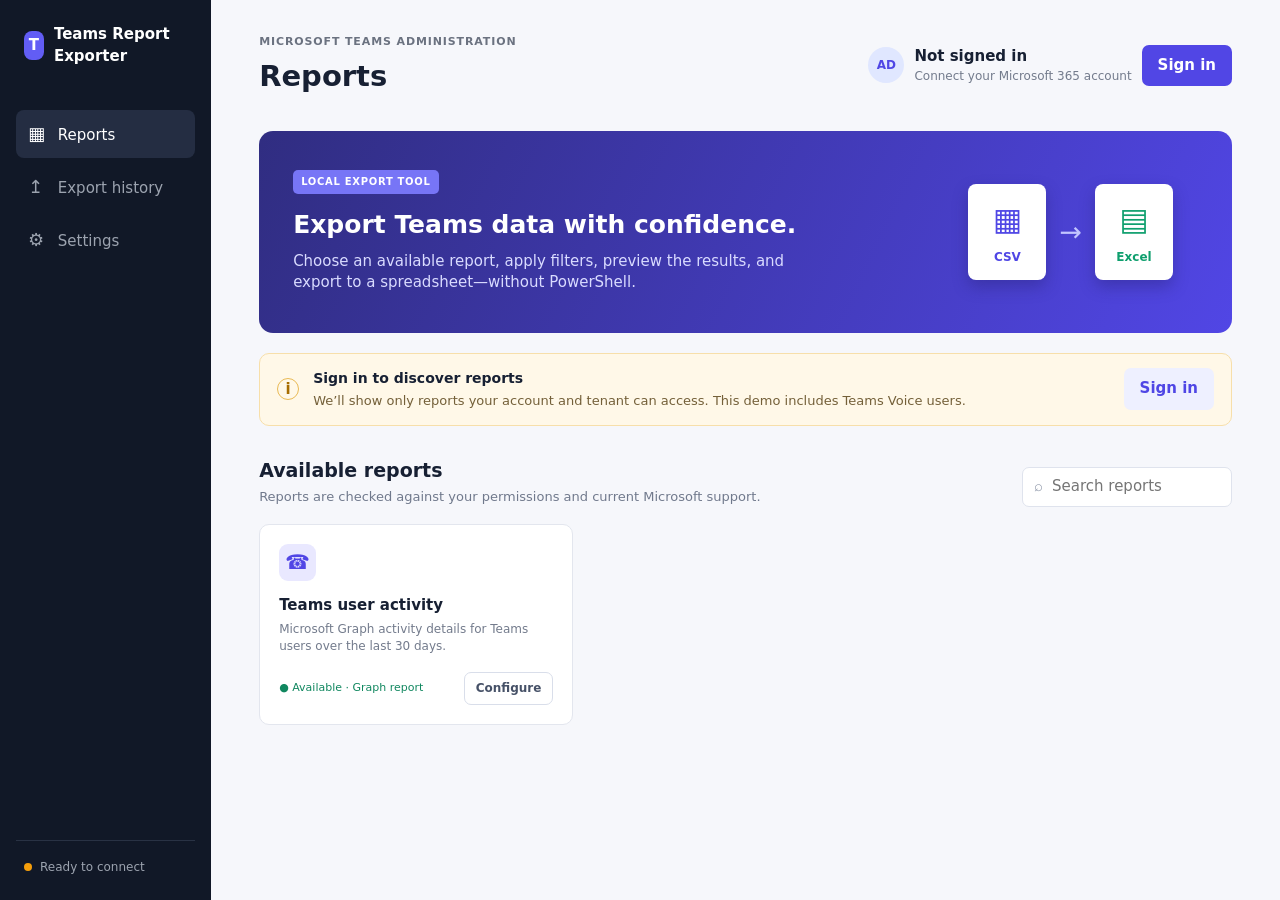
<file: index.html>
<!doctype html>
<html lang="en">
<head>
  <meta charset="UTF-8" />
  <meta name="viewport" content="width=device-width, initial-scale=1.0" />
  <meta name="theme-color" content="#4f46e5" />
  <title>Teams Report Exporter</title>
  <link rel="stylesheet" href="styles.css" />
</head>
<body>
  <div class="app-shell">
    <aside class="sidebar">
      <div class="brand"><span class="brand-mark">T</span><span>Teams Report Exporter</span></div>
      <nav aria-label="Primary navigation">
        <button class="nav-item active" data-view="reports"><span>▦</span> Reports</button>
        <button class="nav-item" data-view="exports"><span>↥</span> Export history</button>
        <button class="nav-item" data-view="settings"><span>⚙</span> Settings</button>
      </nav>
      <div class="sidebar-footer"><span class="status-dot"></span><span>Ready to connect</span></div>
    </aside>

    <main class="main-content">
      <header class="topbar">
        <div><p class="eyebrow">MICROSOFT TEAMS ADMINISTRATION</p><h1>Reports</h1></div>
        <div class="account"><div class="avatar">AD</div><div><strong id="accountName">Not signed in</strong><small id="accountTenant">Connect your Microsoft 365 account</small></div><button id="signInButton" class="button primary">Sign in</button></div>
      </header>

      <section id="reportsView" class="view active-view">
        <div class="hero-card"><div><span class="pill">LOCAL EXPORT TOOL</span><h2>Export Teams data with confidence.</h2><p>Choose an available report, apply filters, preview the results, and export to a spreadsheet—without PowerShell.</p></div><div class="hero-illustration"><div class="document"><span>▦</span><b>CSV</b></div><div class="arrow">→</div><div class="document green"><span>▤</span><b>Excel</b></div></div></div>
        <div id="signedOutNotice" class="notice"><span class="notice-icon">i</span><div><strong>Sign in to discover reports</strong><p>We’ll show only reports your account and tenant can access. This demo includes Teams Voice users.</p></div><button id="noticeSignIn" class="button secondary">Sign in</button></div>
        <div class="section-heading"><div><h2>Available reports</h2><p>Reports are checked against your permissions and current Microsoft support.</p></div><label class="search"><span>⌕</span><input id="searchInput" type="search" placeholder="Search reports" /></label></div>
        <div id="reportGrid" class="report-grid"></div>
      </section>

      <section id="exportsView" class="view"><div class="section-heading"><div><h2>Export history</h2><p>Files created on this computer.</p></div></div><div id="historyEmpty" class="empty-state"><span>↥</span><h3>No exports yet</h3><p>Your completed exports will appear here.</p></div><div id="historyList" class="history-list"></div></section>
      <section id="settingsView" class="view"><div class="section-heading"><div><h2>Settings</h2><p>Local preferences for Teams Report Exporter.</p></div></div><div class="settings-card"><div><strong>Customer tenant connection</strong><p>Use your organization’s own Entra ID app registration. The app stores only the client and tenant identifiers locally.</p></div><button id="configureTenant" class="button secondary">Configure tenant</button></div><div class="settings-card"><div><strong>Report catalog</strong><p>Reports are loaded from the connectors supported by this release and can be updated independently of the desktop shell.</p></div><span class="pill success">Ready</span></div><div class="settings-card"><div><strong>Portable mode</strong><p>Credentials are handled by Microsoft’s sign-in flow and are not stored by the application.</p></div><span class="pill">Enabled</span></div></section>
    </main>
  </div>

  <div id="modal" class="modal-backdrop hidden" role="dialog" aria-modal="true" aria-labelledby="modalTitle"><div class="modal"><button id="closeModal" class="close" aria-label="Close">×</button><div id="modalContent"></div></div></div>
  <script src="app.js"></script>
</body>
</html>
</file>
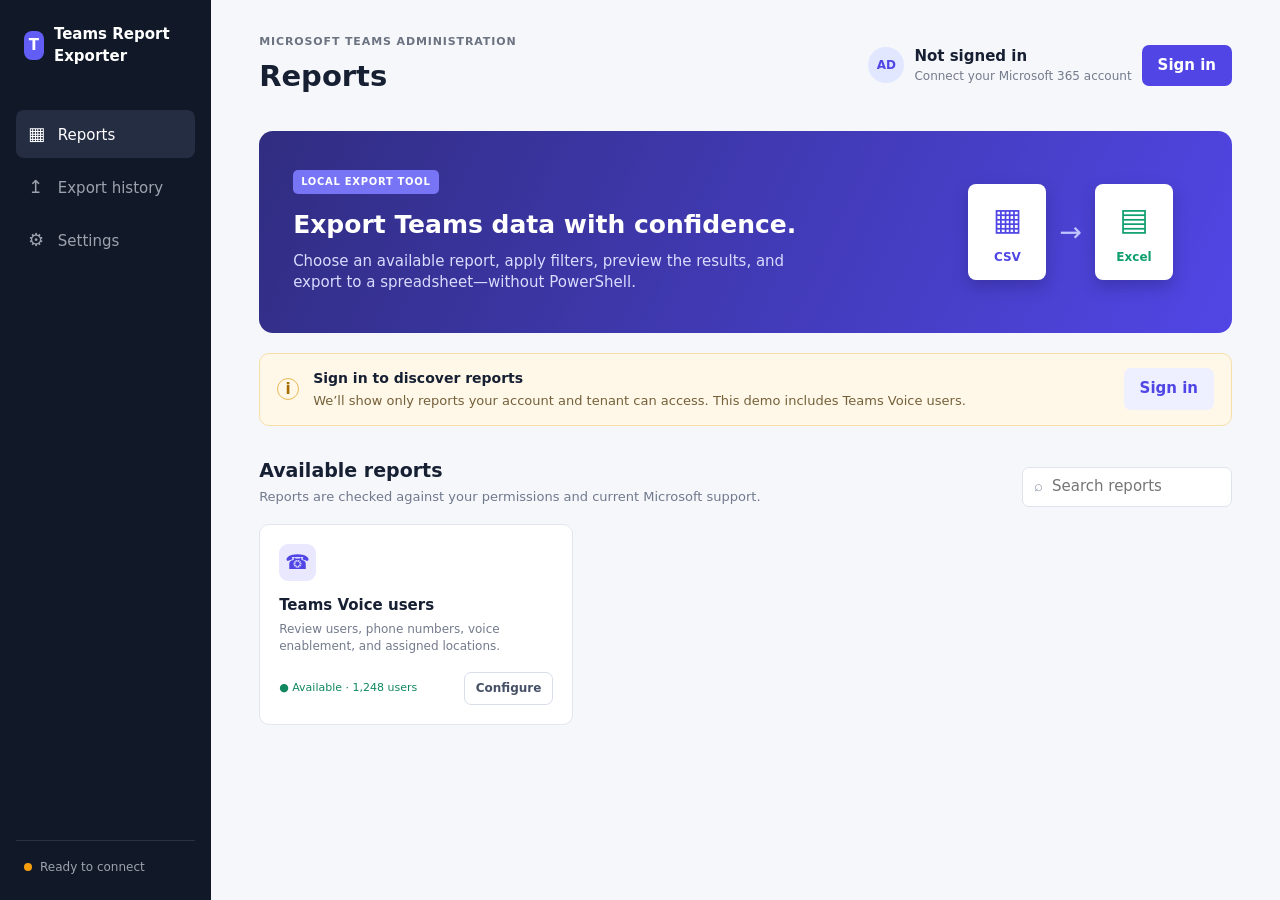
<file: Desktop/wwwroot/index.html>
<!doctype html>
<html lang="en">
<head>
  <meta charset="UTF-8" />
  <meta name="viewport" content="width=device-width, initial-scale=1.0" />
  <meta name="theme-color" content="#4f46e5" />
  <title>Teams Report Exporter</title>
  <link rel="stylesheet" href="styles.css" />
</head>
<body>
  <div class="app-shell">
    <aside class="sidebar">
      <div class="brand"><span class="brand-mark">T</span><span>Teams Report Exporter</span></div>
      <nav aria-label="Primary navigation">
        <button class="nav-item active" data-view="reports"><span>▦</span> Reports</button>
        <button class="nav-item" data-view="exports"><span>↥</span> Export history</button>
        <button class="nav-item" data-view="settings"><span>⚙</span> Settings</button>
      </nav>
      <div class="sidebar-footer"><span class="status-dot"></span><span>Ready to connect</span></div>
    </aside>

    <main class="main-content">
      <header class="topbar">
        <div><p class="eyebrow">MICROSOFT TEAMS ADMINISTRATION</p><h1>Reports</h1></div>
        <div class="account"><div class="avatar">AD</div><div><strong id="accountName">Not signed in</strong><small id="accountTenant">Connect your Microsoft 365 account</small></div><button id="signInButton" class="button primary">Sign in</button></div>
      </header>

      <section id="reportsView" class="view active-view">
        <div class="hero-card"><div><span class="pill">LOCAL EXPORT TOOL</span><h2>Export Teams data with confidence.</h2><p>Choose an available report, apply filters, preview the results, and export to a spreadsheet—without PowerShell.</p></div><div class="hero-illustration"><div class="document"><span>▦</span><b>CSV</b></div><div class="arrow">→</div><div class="document green"><span>▤</span><b>Excel</b></div></div></div>
        <div id="signedOutNotice" class="notice"><span class="notice-icon">i</span><div><strong>Sign in to discover reports</strong><p>We’ll show only reports your account and tenant can access. This demo includes Teams Voice users.</p></div><button id="noticeSignIn" class="button secondary">Sign in</button></div>
        <div class="section-heading"><div><h2>Available reports</h2><p>Reports are checked against your permissions and current Microsoft support.</p></div><label class="search"><span>⌕</span><input id="searchInput" type="search" placeholder="Search reports" /></label></div>
        <div id="reportGrid" class="report-grid"></div>
      </section>

      <section id="exportsView" class="view"><div class="section-heading"><div><h2>Export history</h2><p>Files created on this computer.</p></div></div><div id="historyEmpty" class="empty-state"><span>↥</span><h3>No exports yet</h3><p>Your completed exports will appear here.</p></div><div id="historyList" class="history-list"></div></section>
      <section id="settingsView" class="view"><div class="section-heading"><div><h2>Settings</h2><p>Local preferences for Teams Report Exporter.</p></div></div><div class="settings-card"><div><strong>Report catalog</strong><p>Demo catalog is enabled. A production connector can refresh this catalog from supported Microsoft APIs.</p></div><span class="pill success">Up to date</span></div><div class="settings-card"><div><strong>Portable mode</strong><p>This prototype stores no credentials and runs entirely in your browser.</p></div><span class="pill">Enabled</span></div></section>
    </main>
  </div>

  <div id="modal" class="modal-backdrop hidden" role="dialog" aria-modal="true" aria-labelledby="modalTitle"><div class="modal"><button id="closeModal" class="close" aria-label="Close">×</button><div id="modalContent"></div></div></div>
  <script src="app.js"></script>
</body>
</html>
</file>
<file: styles.css>
:root{font-family:Inter,Segoe UI,system-ui,sans-serif;color:#172033;background:#f6f7fb;font-size:15px;line-height:1.45}*{box-sizing:border-box}body{margin:0}.app-shell{display:flex;min-height:100vh}.sidebar{width:250px;background:#111827;color:#d1d5db;padding:24px 16px;display:flex;flex-direction:column}.brand{display:flex;align-items:center;gap:10px;color:#fff;font-weight:700;font-size:15px;margin:0 8px 42px}.brand-mark{display:grid;place-items:center;width:29px;height:29px;background:#625df5;color:white;border-radius:8px;font-weight:800}.nav-item{width:100%;background:transparent;border:0;color:#9ca3af;padding:11px 12px;border-radius:8px;text-align:left;font:inherit;cursor:pointer;margin-bottom:5px}.nav-item span{display:inline-block;width:25px;font-size:18px}.nav-item:hover,.nav-item.active{background:#242d42;color:#fff}.sidebar-footer{margin-top:auto;border-top:1px solid #293244;padding:18px 8px 0;font-size:12px;color:#9ca3af}.status-dot{display:inline-block;width:8px;height:8px;border-radius:50%;background:#f59e0b;margin-right:8px}.main-content{max-width:1240px;width:100%;margin:0 auto;padding:34px 48px}.topbar{display:flex;justify-content:space-between;align-items:center;margin-bottom:34px}.eyebrow{font-size:11px;color:#6b7280;letter-spacing:.08em;margin:0 0 5px;font-weight:700}.topbar h1{font-size:29px;margin:0}.account{display:flex;align-items:center;gap:10px}.account small{display:block;color:#737b8c;font-size:12px}.avatar{background:#e0e7ff;color:#4f46e5;font-weight:700;border-radius:50%;width:36px;height:36px;display:grid;place-items:center;font-size:12px}.button{border:0;border-radius:7px;padding:10px 16px;font:inherit;font-weight:600;cursor:pointer}.button.primary{background:#5146e5;color:#fff}.button.primary:hover{background:#4338ca}.button.secondary{color:#4f46e5;background:#eef0ff}.button.ghost{background:#fff;border:1px solid #d9deea;color:#465167}.hero-card{background:linear-gradient(115deg,#302d81,#5146e5);color:#fff;padding:30px 34px;border-radius:14px;display:flex;justify-content:space-between;align-items:center;min-height:202px}.pill{font-size:10px;letter-spacing:.07em;font-weight:800;background:#eef0ff;color:#4f46e5;padding:5px 8px;border-radius:5px;display:inline-block}.hero-card .pill{background:#7775f6;color:#fff}.hero-card h2{font-size:25px;margin:13px 0 7px}.hero-card p{margin:0;color:#d9dbff;max-width:535px}.hero-illustration{display:flex;align-items:center;gap:13px;margin-right:25px}.document{width:78px;height:96px;border-radius:8px;background:#fff;color:#4f46e5;display:flex;flex-direction:column;align-items:center;justify-content:center;gap:7px;box-shadow:0 7px 15px #28247766}.document span{font-size:31px}.document b{font-size:12px}.document.green{color:#0f9f6e}.arrow{font-size:27px;color:#c3c5ff}.notice{display:flex;align-items:center;gap:14px;background:#fff8e8;border:1px solid #f7dfaa;border-radius:10px;margin-top:20px;padding:14px 17px}.notice-icon{display:grid;place-items:center;border:1px solid #e9ba55;color:#a76d00;border-radius:50%;width:22px;height:22px;font-weight:700}.notice strong{font-size:14px}.notice p{margin:2px 0 0;color:#746039;font-size:13px}.notice .button{margin-left:auto}.section-heading{display:flex;justify-content:space-between;align-items:end;margin:31px 0 17px}.section-heading h2{font-size:19px;margin:0 0 4px}.section-heading p{margin:0;color:#70798c;font-size:13px}.search{background:#fff;border:1px solid #dfe3ed;border-radius:7px;padding:7px 11px;display:flex;align-items:center;gap:7px;color:#8d96a8}.search input{border:0;outline:0;font:inherit;width:170px}.report-grid{display:grid;grid-template-columns:repeat(3,1fr);gap:15px}.report-card{background:#fff;border:1px solid #e3e6ee;border-radius:10px;padding:19px;min-height:162px;display:flex;flex-direction:column;transition:box-shadow .15s,transform .15s}.report-card:hover{box-shadow:0 7px 18px #1f2a4412;transform:translateY(-2px)}.report-icon{width:37px;height:37px;display:grid;place-items:center;border-radius:9px;background:#e9e8ff;color:#5146e5;font-size:20px}.report-card h3{font-size:15px;margin:14px 0 4px}.report-card p{font-size:12px;color:#737b8c;margin:0}.report-meta{display:flex;justify-content:space-between;align-items:center;margin-top:auto;padding-top:16px}.report-meta span{font-size:11px;color:#8a93a3}.report-meta .button{padding:7px 11px;font-size:12px}.available{color:#10875f!important}.view{display:none}.view.active-view{display:block}.empty-state{text-align:center;padding:85px 20px;background:#fff;border:1px dashed #d8dce7;border-radius:10px;color:#748096}.empty-state span{font-size:34px}.empty-state h3{color:#283449;margin:10px 0 3px}.empty-state p{margin:0;font-size:13px}.history-list{display:grid;gap:10px}.history-item,.settings-card{background:#fff;border:1px solid #e3e6ee;border-radius:10px;padding:17px 20px;display:flex;align-items:center;justify-content:space-between}.history-item strong{display:block;font-size:14px}.history-item small{color:#778196}.settings-card{margin-bottom:12px}.settings-card p{color:#778196;font-size:13px;margin:4px 0 0}.pill.success{background:#e4f8ef;color:#10875f}.modal-backdrop{position:fixed;inset:0;background:#11182799;display:grid;place-items:center;padding:20px}.modal-backdrop.hidden{display:none}.modal{background:#fff;border-radius:14px;width:min(800px,100%);max-height:90vh;overflow:auto;padding:29px;position:relative}.close{position:absolute;right:17px;top:12px;border:0;background:transparent;font-size:25px;color:#7b8494;cursor:pointer}.modal h2{margin:0 0 5px;font-size:21px}.modal-subtitle{color:#6f788a;font-size:13px;margin:0 0 20px}.filter-grid{display:grid;grid-template-columns:repeat(3,1fr);gap:14px;margin-bottom:22px}.field label{display:block;font-size:12px;font-weight:700;margin-bottom:6px;color:#4c566a}.field select,.text-input{width:100%;padding:9px;border:1px solid #dce1eb;border-radius:6px;background:#fff;font:inherit}.text-input:focus,.field select:focus{outline:2px solid #c9c7ff;border-color:#625df5}.preview-bar{display:flex;justify-content:space-between;align-items:center;margin:10px 0;border-top:1px solid #edf0f5;padding-top:17px}.preview-bar strong{font-size:13px}.table-wrap{border:1px solid #e3e6ee;border-radius:7px;overflow:auto;max-height:260px}.preview-table{border-collapse:collapse;width:100%;font-size:12px}.preview-table th,.preview-table td{text-align:left;padding:10px 11px;border-bottom:1px solid #eef0f4;white-space:nowrap}.preview-table th{background:#f8f9fc;color:#687287;font-size:11px}.modal-actions{display:flex;justify-content:flex-end;gap:9px;margin-top:20px}.success-message{background:#e9f9f1;color:#116b4e;padding:13px;border-radius:7px;font-size:13px;margin-top:15px}.signin-panel{text-align:center;padding:22px 15px}.signin-icon{font-size:42px;color:#5146e5}.signin-panel h2{margin-top:9px}.signin-panel p{color:#70798c;font-size:13px;max-width:430px;margin:0 auto 21px}@media(max-width:850px){.sidebar{width:205px}.main-content{padding:25px}.report-grid{grid-template-columns:repeat(2,1fr)}.hero-illustration{margin-right:0}.topbar{align-items:flex-start;gap:15px;flex-direction:column}}@media(max-width:560px){.sidebar{display:none}.main-content{padding:20px}.report-grid{grid-template-columns:1fr}.hero-card{padding:23px}.hero-illustration{display:none}.account{width:100%;justify-content:flex-end}.filter-grid{grid-template-columns:1fr}.section-heading{align-items:stretch;gap:15px;flex-direction:column}}
</file>
<file: Desktop/wwwroot/styles.css>
:root{font-family:Inter,Segoe UI,system-ui,sans-serif;color:#172033;background:#f6f7fb;font-size:15px;line-height:1.45}*{box-sizing:border-box}body{margin:0}.app-shell{display:flex;min-height:100vh}.sidebar{width:250px;background:#111827;color:#d1d5db;padding:24px 16px;display:flex;flex-direction:column}.brand{display:flex;align-items:center;gap:10px;color:#fff;font-weight:700;font-size:15px;margin:0 8px 42px}.brand-mark{display:grid;place-items:center;width:29px;height:29px;background:#625df5;color:white;border-radius:8px;font-weight:800}.nav-item{width:100%;background:transparent;border:0;color:#9ca3af;padding:11px 12px;border-radius:8px;text-align:left;font:inherit;cursor:pointer;margin-bottom:5px}.nav-item span{display:inline-block;width:25px;font-size:18px}.nav-item:hover,.nav-item.active{background:#242d42;color:#fff}.sidebar-footer{margin-top:auto;border-top:1px solid #293244;padding:18px 8px 0;font-size:12px;color:#9ca3af}.status-dot{display:inline-block;width:8px;height:8px;border-radius:50%;background:#f59e0b;margin-right:8px}.main-content{max-width:1240px;width:100%;margin:0 auto;padding:34px 48px}.topbar{display:flex;justify-content:space-between;align-items:center;margin-bottom:34px}.eyebrow{font-size:11px;color:#6b7280;letter-spacing:.08em;margin:0 0 5px;font-weight:700}.topbar h1{font-size:29px;margin:0}.account{display:flex;align-items:center;gap:10px}.account small{display:block;color:#737b8c;font-size:12px}.avatar{background:#e0e7ff;color:#4f46e5;font-weight:700;border-radius:50%;width:36px;height:36px;display:grid;place-items:center;font-size:12px}.button{border:0;border-radius:7px;padding:10px 16px;font:inherit;font-weight:600;cursor:pointer}.button.primary{background:#5146e5;color:#fff}.button.primary:hover{background:#4338ca}.button.secondary{color:#4f46e5;background:#eef0ff}.button.ghost{background:#fff;border:1px solid #d9deea;color:#465167}.hero-card{background:linear-gradient(115deg,#302d81,#5146e5);color:#fff;padding:30px 34px;border-radius:14px;display:flex;justify-content:space-between;align-items:center;min-height:202px}.pill{font-size:10px;letter-spacing:.07em;font-weight:800;background:#eef0ff;color:#4f46e5;padding:5px 8px;border-radius:5px;display:inline-block}.hero-card .pill{background:#7775f6;color:#fff}.hero-card h2{font-size:25px;margin:13px 0 7px}.hero-card p{margin:0;color:#d9dbff;max-width:535px}.hero-illustration{display:flex;align-items:center;gap:13px;margin-right:25px}.document{width:78px;height:96px;border-radius:8px;background:#fff;color:#4f46e5;display:flex;flex-direction:column;align-items:center;justify-content:center;gap:7px;box-shadow:0 7px 15px #28247766}.document span{font-size:31px}.document b{font-size:12px}.document.green{color:#0f9f6e}.arrow{font-size:27px;color:#c3c5ff}.notice{display:flex;align-items:center;gap:14px;background:#fff8e8;border:1px solid #f7dfaa;border-radius:10px;margin-top:20px;padding:14px 17px}.notice-icon{display:grid;place-items:center;border:1px solid #e9ba55;color:#a76d00;border-radius:50%;width:22px;height:22px;font-weight:700}.notice strong{font-size:14px}.notice p{margin:2px 0 0;color:#746039;font-size:13px}.notice .button{margin-left:auto}.section-heading{display:flex;justify-content:space-between;align-items:end;margin:31px 0 17px}.section-heading h2{font-size:19px;margin:0 0 4px}.section-heading p{margin:0;color:#70798c;font-size:13px}.search{background:#fff;border:1px solid #dfe3ed;border-radius:7px;padding:7px 11px;display:flex;align-items:center;gap:7px;color:#8d96a8}.search input{border:0;outline:0;font:inherit;width:170px}.report-grid{display:grid;grid-template-columns:repeat(3,1fr);gap:15px}.report-card{background:#fff;border:1px solid #e3e6ee;border-radius:10px;padding:19px;min-height:162px;display:flex;flex-direction:column;transition:box-shadow .15s,transform .15s}.report-card:hover{box-shadow:0 7px 18px #1f2a4412;transform:translateY(-2px)}.report-icon{width:37px;height:37px;display:grid;place-items:center;border-radius:9px;background:#e9e8ff;color:#5146e5;font-size:20px}.report-card h3{font-size:15px;margin:14px 0 4px}.report-card p{font-size:12px;color:#737b8c;margin:0}.report-meta{display:flex;justify-content:space-between;align-items:center;margin-top:auto;padding-top:16px}.report-meta span{font-size:11px;color:#8a93a3}.report-meta .button{padding:7px 11px;font-size:12px}.available{color:#10875f!important}.view{display:none}.view.active-view{display:block}.empty-state{text-align:center;padding:85px 20px;background:#fff;border:1px dashed #d8dce7;border-radius:10px;color:#748096}.empty-state span{font-size:34px}.empty-state h3{color:#283449;margin:10px 0 3px}.empty-state p{margin:0;font-size:13px}.history-list{display:grid;gap:10px}.history-item,.settings-card{background:#fff;border:1px solid #e3e6ee;border-radius:10px;padding:17px 20px;display:flex;align-items:center;justify-content:space-between}.history-item strong{display:block;font-size:14px}.history-item small{color:#778196}.settings-card{margin-bottom:12px}.settings-card p{color:#778196;font-size:13px;margin:4px 0 0}.pill.success{background:#e4f8ef;color:#10875f}.modal-backdrop{position:fixed;inset:0;background:#11182799;display:grid;place-items:center;padding:20px}.modal-backdrop.hidden{display:none}.modal{background:#fff;border-radius:14px;width:min(800px,100%);max-height:90vh;overflow:auto;padding:29px;position:relative}.close{position:absolute;right:17px;top:12px;border:0;background:transparent;font-size:25px;color:#7b8494;cursor:pointer}.modal h2{margin:0 0 5px;font-size:21px}.modal-subtitle{color:#6f788a;font-size:13px;margin:0 0 20px}.filter-grid{display:grid;grid-template-columns:repeat(3,1fr);gap:14px;margin-bottom:22px}.field label{display:block;font-size:12px;font-weight:700;margin-bottom:6px;color:#4c566a}.field select{width:100%;padding:9px;border:1px solid #dce1eb;border-radius:6px;background:#fff;font:inherit}.preview-bar{display:flex;justify-content:space-between;align-items:center;margin:10px 0;border-top:1px solid #edf0f5;padding-top:17px}.preview-bar strong{font-size:13px}.table-wrap{border:1px solid #e3e6ee;border-radius:7px;overflow:auto;max-height:260px}.preview-table{border-collapse:collapse;width:100%;font-size:12px}.preview-table th,.preview-table td{text-align:left;padding:10px 11px;border-bottom:1px solid #eef0f4;white-space:nowrap}.preview-table th{background:#f8f9fc;color:#687287;font-size:11px}.modal-actions{display:flex;justify-content:flex-end;gap:9px;margin-top:20px}.success-message{background:#e9f9f1;color:#116b4e;padding:13px;border-radius:7px;font-size:13px;margin-top:15px}.signin-panel{text-align:center;padding:22px 15px}.signin-icon{font-size:42px;color:#5146e5}.signin-panel h2{margin-top:9px}.signin-panel p{color:#70798c;font-size:13px;max-width:430px;margin:0 auto 21px}@media(max-width:850px){.sidebar{width:205px}.main-content{padding:25px}.report-grid{grid-template-columns:repeat(2,1fr)}.hero-illustration{margin-right:0}.topbar{align-items:flex-start;gap:15px;flex-direction:column}}@media(max-width:560px){.sidebar{display:none}.main-content{padding:20px}.report-grid{grid-template-columns:1fr}.hero-card{padding:23px}.hero-illustration{display:none}.account{width:100%;justify-content:flex-end}.filter-grid{grid-template-columns:1fr}.section-heading{align-items:stretch;gap:15px;flex-direction:column}}
</file>
